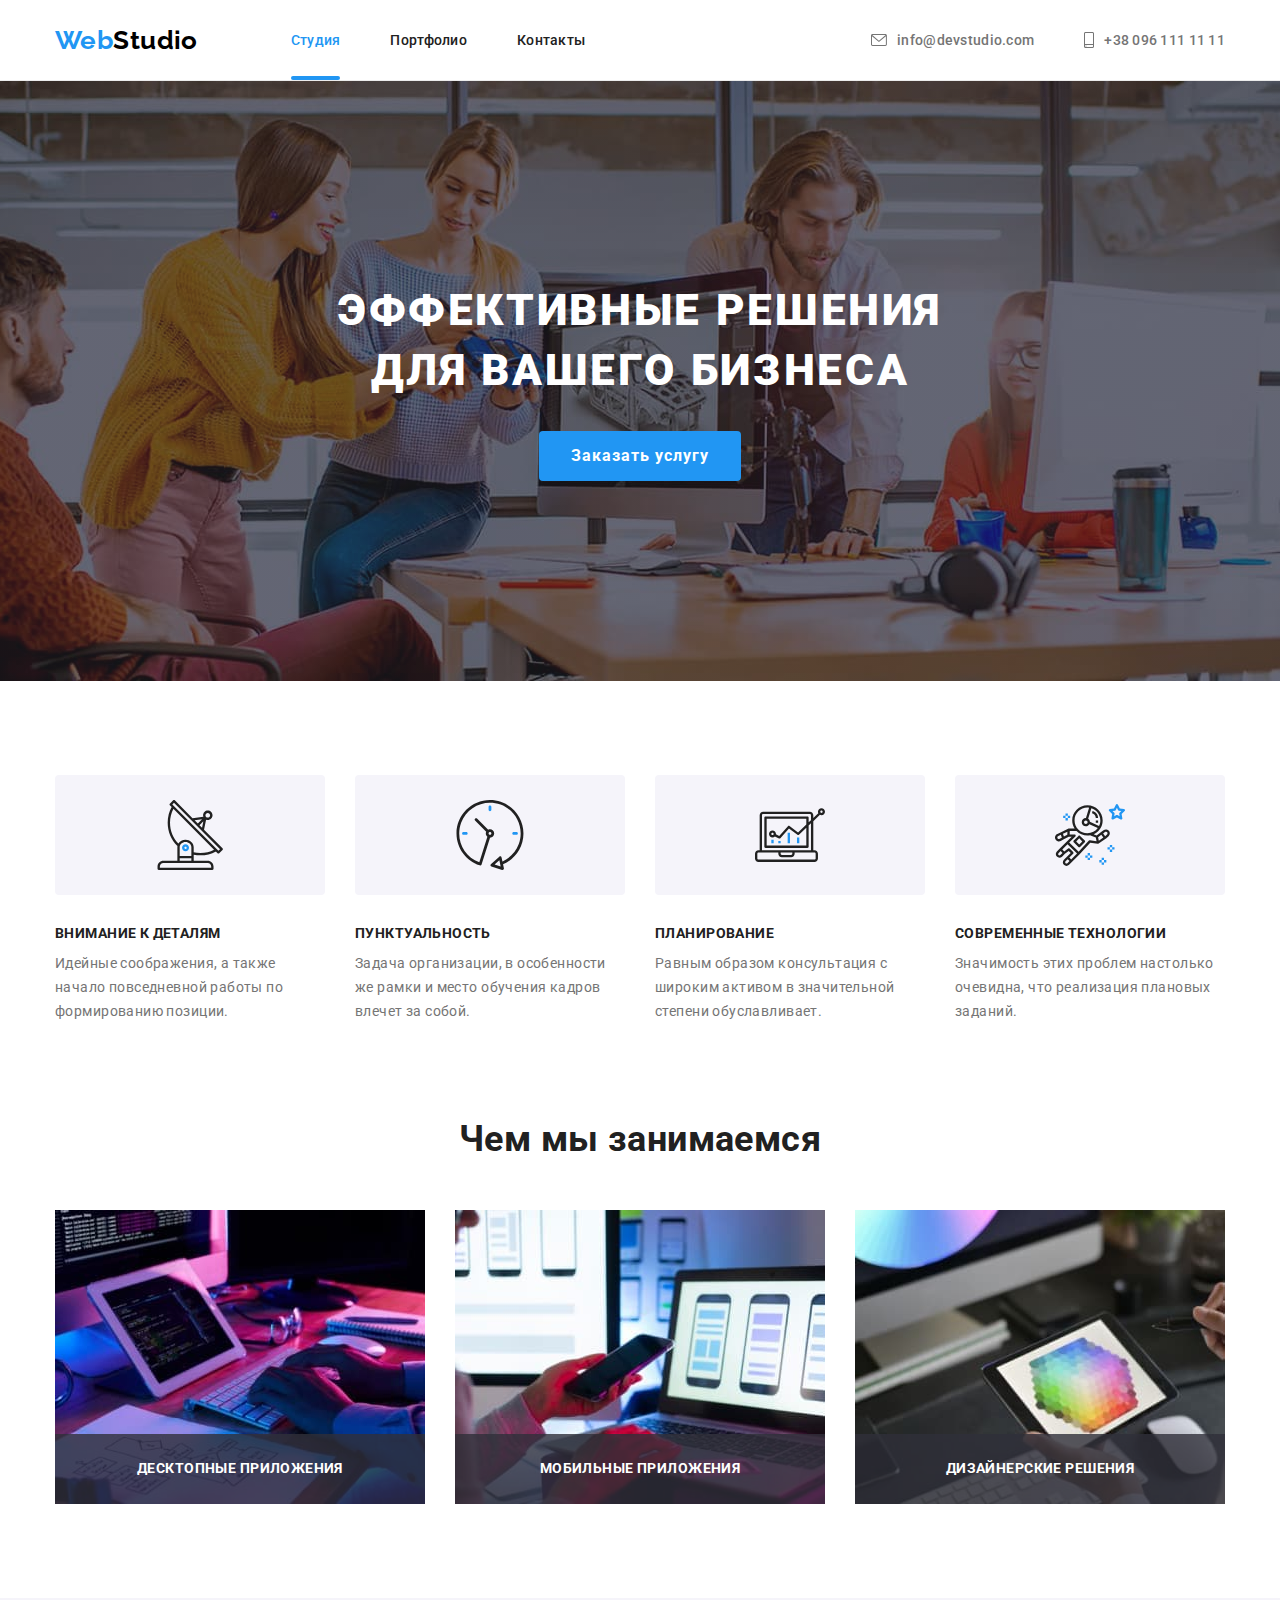
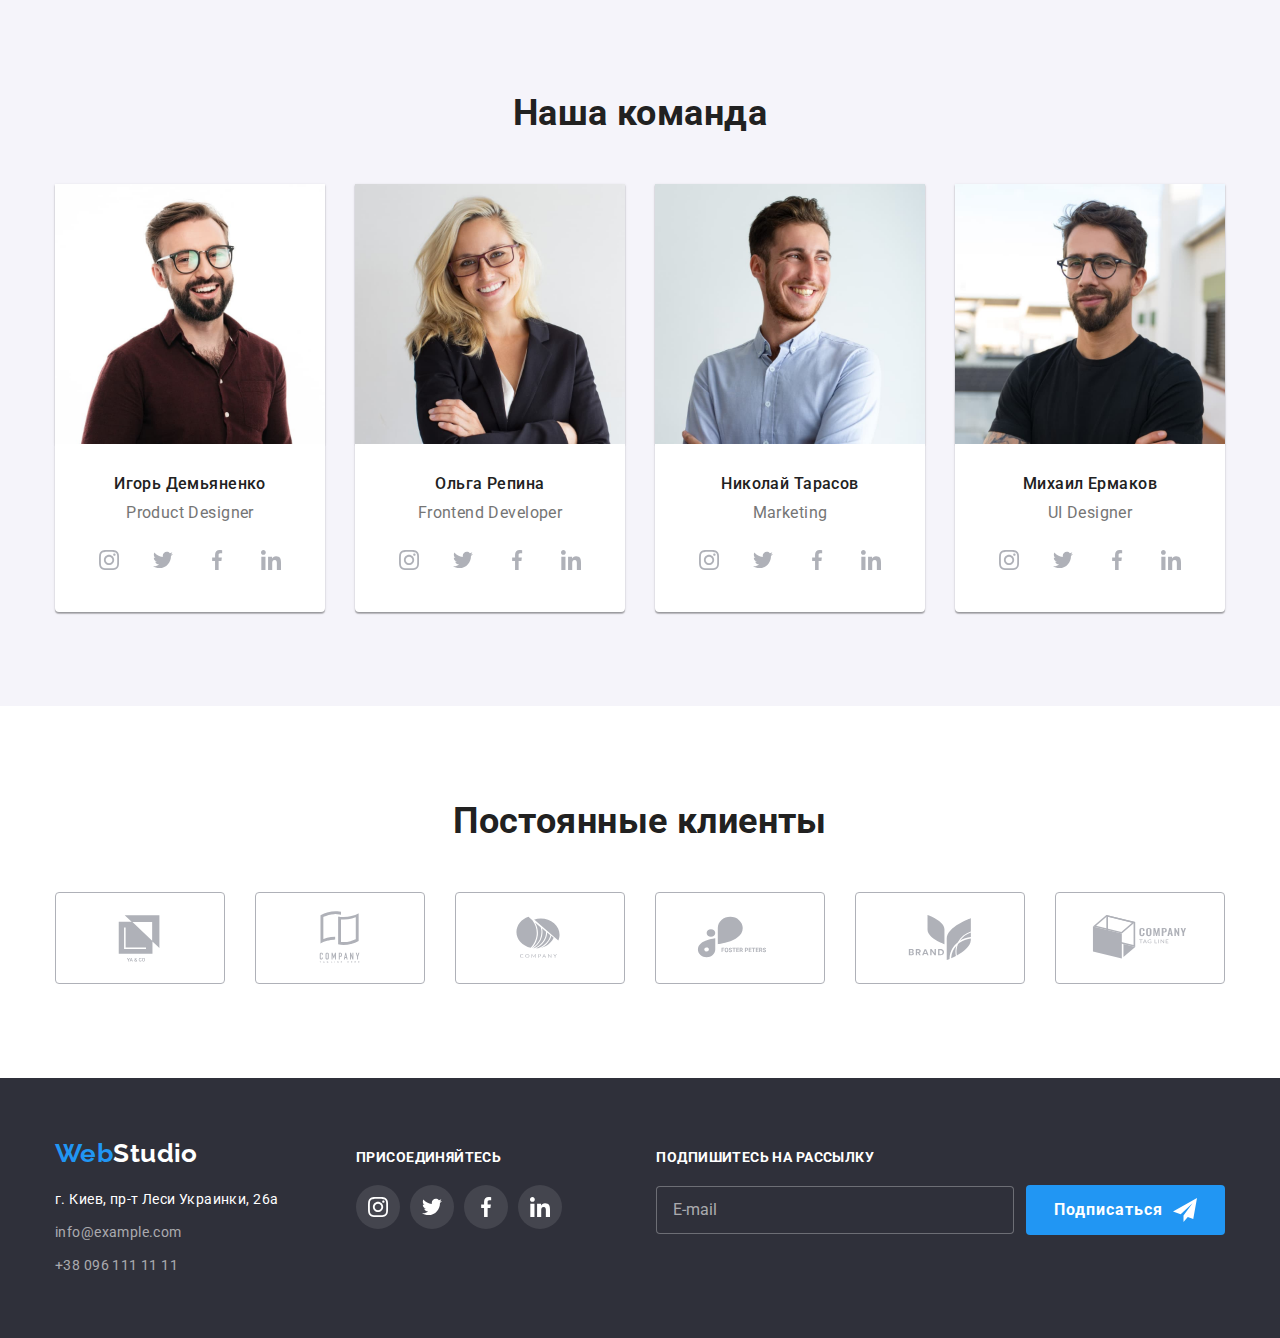
<file: index.html>
<!DOCTYPE html>
<html lang="ru">
  <head>
    <meta charset="UTF-8" />
    <meta http-equiv="X-UA-Compatible" content="IE=edge" />
    <meta name="viewport" content="width=device-width, initial-scale=1.0" />

    <title>Document</title>

    <link rel="preconnect" href="https://fonts.googleapis.com" />
    <link rel="preconnect" href="https://fonts.gstatic.com" crossorigin />
    <link
      href="https://fonts.googleapis.com/css2?family=Raleway:wght@700&family=Roboto:wght@400;500;700;900&display=swap"
      rel="stylesheet"
    />
    <link
      rel="stylesheet"
      href="https://cdnjs.cloudflare.com/ajax/libs/modern-normalize/1.1.0/modern-normalize.min.css"
    />
    <link rel="stylesheet" href="./css/styles.css" />
  </head>

  <body>
    <!-- !Шапка -->

    <header class="header">
      <div class="container main-nav flex">
        <nav class="container-nav flex">
          <a class="logo" href="./index.html">Web<span class="logo-dark">Studio</span></a>

          <ul class="nav">
            <li class="nav-item">
              <a class="nav-link current" href="./index.html">Студия</a>
            </li>
            <li class="nav-item"><a class="nav-link" href="./portfolio.html">Портфолио</a></li>
            <li class="nav-item"><a class="nav-link" href="">Контакты</a></li>
          </ul>
        </nav>

        <ul class="contact">
          <li class="contact-item flex">
            <a class="contact-link flex" href="mailto:info@devstudio.com">
              <svg class="contact-icon" width="16px" height="12px">
                <use href="./imeges/icons.svg#icon-envelope"></use>
              </svg>
              info@devstudio.com</a
            >
          </li>
          <li class="contact-item flex">
            <a class="contact-link flex" href="tel:+380961111111">
              <svg class="contact-icon" width="10px" height="16px">
                <use href="./imeges/icons.svg#icon-smartphone"></use>
              </svg>
              +38 096 111 11 11</a
            >
          </li>
        </ul>
      </div>
    </header>

    <main>
      <!-- !Герой -->

      <section class="hero">
        <div class="container">
          <h1 class="title">Эффективные решения для вашего бизнеса</h1>
          <button class="btn-main btn-style btn" type="button" data-modal-open>
            Заказать услугу
          </button>
        </div>
      </section>

      <!-- !Список качеств-->
      <section class="section">
        <div class="container">
          <h2 class="visually-hidden">Список качеств</h2>
          <ul class="qualities-list">
            <li class="qualities-item">
              <div class="qualities-img flex">
                <svg class="qualities-icon" width="70px" height="70px">
                  <use href="./imeges/icons.svg#icon-lamp"></use>
                </svg>
              </div>
              <h3 class="qualities-title">Внимание к деталям</h3>
              <p class="qualities-text">
                Идейные соображения, а также начало повседневной работы по формированию позиции.
              </p>
            </li>
            <li class="qualities-item">
              <div class="qualities-img flex">
                <svg class="qualities-icon" width="70px" height="70px">
                  <use href="./imeges/icons.svg#icon-clock"></use>
                </svg>
              </div>
              <h3 class="qualities-title">Пунктуальность</h3>
              <p class="qualities-text">
                Задача организации, в особенности же рамки и место обучения кадров влечет за собой.
              </p>
            </li>
            <li class="qualities-item">
              <div class="qualities-img flex">
                <svg class="qualities-icon" width="70px" height="70px">
                  <use href="./imeges/icons.svg#icon-comp"></use>
                </svg>
              </div>
              <h3 class="qualities-title">Планирование</h3>
              <p class="qualities-text">
                Равным образом консультация с широким активом в значительной степени обуславливает.
              </p>
            </li>
            <li class="qualities-item">
              <div class="qualities-img flex">
                <svg class="qualities-icon" width="70px" height="70px">
                  <use href="./imeges/icons.svg#icon-cosmo"></use>
                </svg>
              </div>
              <h3 class="qualities-title">Современные технологии</h3>
              <p class="qualities-text">
                Значимость этих проблем настолько очевидна, что реализация плановых заданий.
              </p>
            </li>
          </ul>
        </div>
      </section>

      <!-- !Список примеров -->

      <section class="section none">
        <div class="container">
          <h2 class="examples-title">Чем мы занимаемся</h2>
          <ul class="examples">
            <li class="examples-pict">
              <img src="./imeges/img1.jpg" alt="work computer" width="370" />
              <h3 class="thumb-title flex">Десктопные приложения</h3>
            </li>
            <li class="examples-pict">
              <img src="./imeges/img2.jpg" alt="work phone" width="370" />

              <h3 class="thumb-title flex">Мобильные приложения</h3>
            </li>
            <li class="examples-pict">
              <img src="./imeges/img3.jpg" alt="work tab" width="370" />

              <h3 class="thumb-title flex">Дизайнерские решения</h3>
            </li>
          </ul>
        </div>
      </section>

      <!-- !Наша команда -->
      <section class="section background">
        <div class="container">
          <h2 class="team-title">Наша команда</h2>

          <ul class="team">
            <li class="team-box">
              <img class="shadow" src="./imeges/foto1.jpg" alt="Product Designer" width="270" />
              <div class="box-name">
                <h3 class="team-name">Игорь Демьяненко</h3>
                <p lang="en" class="team-proff">Product Designer</p>
                <ul class="team-social-list">
                  <li class="team-social-item">
                    <a href="" class="team-link social">
                      <svg class="team-social-icon" width="20" height="20">
                        <use href="./imeges/icons.svg#icon-instagram"></use>
                      </svg>
                    </a>
                  </li>
                  <li class="team-social-item">
                    <a href="" class="team-link social">
                      <svg class="team-social-icon" width="20" height="20">
                        <use href="./imeges/icons.svg#icon-twitter"></use>
                      </svg>
                    </a>
                  </li>
                  <li class="team-social-item">
                    <a href="" class="team-link social">
                      <svg class="team-social-icon" width="20" height="20">
                        <use href="./imeges/icons.svg#icon-facebook"></use>
                      </svg>
                    </a>
                  </li>
                  <li class="team-social-item">
                    <a href="" class="team-link social">
                      <svg class="team-social-icon" width="20" height="20">
                        <use href="./imeges/icons.svg#icon-linkedin"></use>
                      </svg>
                    </a>
                  </li>
                </ul>
              </div>
            </li>

            <li class="team-box">
              <img class="shadow" src="./imeges/foto2.jpg" alt="Frontend Developer" width="270" />
              <div class="box-name">
                <h3 class="team-name">Ольга Репина</h3>
                <p lang="en" class="team-proff">Frontend Developer</p>
                <ul class="team-social-list">
                  <li class="team-social-item">
                    <a href="" class="team-link social">
                      <svg class="team-social-icon" width="20" height="20">
                        <use href="./imeges/icons.svg#icon-instagram"></use>
                      </svg>
                    </a>
                  </li>
                  <li class="team-social-item">
                    <a href="" class="team-link social">
                      <svg class="team-social-icon" width="20" height="20">
                        <use href="./imeges/icons.svg#icon-twitter"></use>
                      </svg>
                    </a>
                  </li>
                  <li class="team-social-item">
                    <a href="" class="team-link social">
                      <svg class="team-social-icon" width="20" height="20">
                        <use href="./imeges/icons.svg#icon-facebook"></use>
                      </svg>
                    </a>
                  </li>
                  <li class="team-social-item">
                    <a href="" class="team-link social">
                      <svg class="team-social-icon" width="20" height="20">
                        <use href="./imeges/icons.svg#icon-linkedin"></use>
                      </svg>
                    </a>
                  </li>
                </ul>
              </div>
            </li>

            <li class="team-box">
              <img class="shadow" src="./imeges/foto3.jpg" alt="Marketing" width="270" />
              <div class="box-name">
                <h3 class="team-name">Николай Тарасов</h3>
                <p lang="en" class="team-proff">Marketing</p>
                <ul class="team-social-list">
                  <li class="team-social-item">
                    <a href="" class="team-link social">
                      <svg class="team-social-icon" width="20" height="20">
                        <use href="./imeges/icons.svg#icon-instagram"></use>
                      </svg>
                    </a>
                  </li>
                  <li class="team-social-item">
                    <a href="" class="team-link social">
                      <svg class="team-social-icon" width="20" height="20">
                        <use href="./imeges/icons.svg#icon-twitter"></use>
                      </svg>
                    </a>
                  </li>
                  <li class="team-social-item">
                    <a href="" class="team-link social">
                      <svg class="team-social-icon" width="20" height="20">
                        <use href="./imeges/icons.svg#icon-facebook"></use>
                      </svg>
                    </a>
                  </li>
                  <li class="team-social-item">
                    <a href="" class="team-link social">
                      <svg class="team-social-icon" width="20" height="20">
                        <use href="./imeges/icons.svg#icon-linkedin"></use>
                      </svg>
                    </a>
                  </li>
                </ul>
              </div>
            </li>

            <li class="team-box">
              <img class="shadow" src="./imeges/foto4.jpg" alt="UI Designer" width="270" />
              <div class="box-name">
                <h3 class="team-name">Михаил Ермаков</h3>
                <p lang="en" class="team-proff">UI Designer</p>
                <ul class="team-social-list">
                  <li class="team-social-item">
                    <a href="" class="team-link social">
                      <svg class="team-social-icon" width="20" height="20">
                        <use href="./imeges/icons.svg#icon-instagram"></use>
                      </svg>
                    </a>
                  </li>
                  <li class="team-social-item">
                    <a href="" class="team-link social">
                      <svg class="team-social-icon" width="20" height="20">
                        <use href="./imeges/icons.svg#icon-twitter"></use>
                      </svg>
                    </a>
                  </li>
                  <li class="team-social-item">
                    <a href="" class="team-link social">
                      <svg class="team-social-icon" width="20" height="20">
                        <use href="./imeges/icons.svg#icon-facebook"></use>
                      </svg>
                    </a>
                  </li>
                  <li class="team-social-item">
                    <a href="" class="team-link social">
                      <svg class="team-social-icon" width="20" height="20">
                        <use href="./imeges/icons.svg#icon-linkedin"></use>
                      </svg>
                    </a>
                  </li>
                </ul>
              </div>
            </li>
          </ul>
        </div>
      </section>

      <section class="section">
        <div class="container">
          <h2 class="client-title">Постоянные клиенты</h2>
          <ul class="client-list">
            <li class="client-item">
              <a href="" class="client-link flex">
                <svg class="client-icon" width="106" height="60">
                  <use href="./imeges/icons.svg#icon-LogoY"></use>
                </svg>
              </a>
            </li>
            <li class="client-item">
              <a href="" class="client-link flex">
                <svg class="client-icon" width="106" height="60">
                  <use href="./imeges/icons.svg#icon-LogoTigLine"></use>
                </svg>
              </a>
            </li>
            <li class="client-item">
              <a href="" class="client-link flex">
                <svg class="client-icon" width="106" height="60">
                  <use href="./imeges/icons.svg#icon-Logocompany"></use>
                </svg>
              </a>
            </li>
            <li class="client-item">
              <a href="" class="client-link flex">
                <svg class="client-icon" width="106" height="60">
                  <use href="./imeges/icons.svg#icon-Logofoster"></use>
                </svg>
              </a>
            </li>
            <li class="client-item">
              <a href="" class="client-link flex">
                <svg class="client-icon" width="106" height="60">
                  <use href="./imeges/icons.svg#icon-Logobrand"></use>
                </svg>
              </a>
            </li>
            <li class="client-item">
              <a href="" class="client-link flex">
                <svg class="client-icon" width="106" height="60">
                  <use href="./imeges/icons.svg#icon-Logocub"></use>
                </svg>
              </a>
            </li>
          </ul>
        </div>
      </section>
    </main>

    <!--!footer -->
    <footer class="footer">
      <div class="container flex-footer">
        <div class="address-footer">
          <a class="logo" href="./index.html">Web<span class="logo-light">Studio</span></a>

          <address class="main-address">
            <ul class="address">
              <li class="map-item">
                <a
                  class="map-link"
                  href="https://goo.gl/maps/Zfk1go88PQ9JeGADA"
                  target="_blank"
                  rel="noopener noreferrer"
                  >г. Киев, пр-т Леси Украинки, 26a</a
                >
              </li>
              <li class="address-item">
                <a class="address-link" href="mailto:info@example.com">info@example.com</a>
              </li>
              <li class="address-item">
                <a class="address-link" href="tel:+380961111111">+38 096 111 11 11</a>
              </li>
            </ul>
          </address>
        </div>

        <div class="social-footer">
          <h3 class="footer-social-title">Присоединяйтесь</h3>
          <ul class="footer-social-list">
            <li class="footer-social-item">
              <a href="" class="footer-link social">
                <svg class="team-social-icon" width="20" height="20">
                  <use href="./imeges/icons.svg#icon-instagram"></use>
                </svg>
              </a>
            </li>
            <li class="footer-social-item">
              <a href="" class="footer-link social">
                <svg class="team-social-icon" width="20" height="20">
                  <use href="./imeges/icons.svg#icon-twitter"></use>
                </svg>
              </a>
            </li>
            <li class="footer-social-item">
              <a href="" class="footer-link social">
                <svg class="team-social-icon" width="20" height="20">
                  <use href="./imeges/icons.svg#icon-facebook"></use>
                </svg>
              </a>
            </li>
            <li class="footer-social-item">
              <a href="" class="footer-link social">
                <svg class="team-social-icon" width="20" height="20">
                  <use href="./imeges/icons.svg#icon-linkedin"></use>
                </svg>
              </a>
            </li>
          </ul>
        </div>

        <form class="footer-form" autocomplete="off">
          <h2 class="footer-form-title">Подпишитесь на рассылку</h2>
          <div class="footer-form-wrap flex">
            <label for="mail">
              <input class="footer-form-input" type="email" name="mail" placeholder="E-mail" />
            </label>

            <button class="btn-footer btn-style btn flex" type="submit">
              Подписаться
              <svg class="btn-footer-icon" width="24" height="24">
                <use href="./imeges/icons.svg#icon-icon-send"></use>
              </svg>
            </button>
          </div>
        </form>
      </div>
    </footer>

    <div class="backdrop is-hidden" data-modal>
      <div class="modal">
        <button class="button-modal flex" data-modal-close>
          <svg class="team-social-icon" width="18" height="18">
            <use href="./imeges/icons.svg#icon-close-black"></use>
          </svg>
        </button>

        <form class="modal-form" autocomplete="off">
          <h2 class="form-title">Оставьте свои данные, мы вам перезвоним</h2>

          <label class="form-label"
            >Имя
            <input class="form-input" type="text" name="name" />
            <svg class="form-icon" width="18" height="18">
              <use href="./imeges/icons.svg#icon-name"></use>
            </svg>
          </label>

          <label class="form-label"
            >Телефон
            <input class="form-input" type="tel" name="tel" />
            <svg class="form-icon" width="18" height="18">
              <use href="./imeges/icons.svg#icon-phone"></use>
            </svg>
          </label>

          <label class="form-label"
            >Почта
            <input class="form-input" type="email" name="mail" />
            <svg class="form-icon" width="18" height="18">
              <use href="./imeges/icons.svg#icon-mail"></use>
            </svg>
          </label>

          <label class="form-label"
            >Комментарий
            <textarea
              class="form-input comment"
              name="comment"
              rows="10"
              placeholder="Введите текст"
            ></textarea>
          </label>

          <label class="form-label-checkbox">
            <input class="form-input-checkbox" type="checkbox" name="policy" value="policy" />
            <svg class="checkbox-icon" width="11" height="8">
              <use href="./imeges/icons.svg#icon-Vector"></use>
            </svg>
            Соглашаюсь с рассылкой и принимаю <a href="" class="form-item">Условия договора</a>
          </label>

          <div class="btn-wrap">
            <button class="button-send btn-style btn" type="submit">Отправить</button>
          </div>
        </form>
      </div>
    </div>
    <script src="./modal.js"></script>
  </body>
</html>
</file>
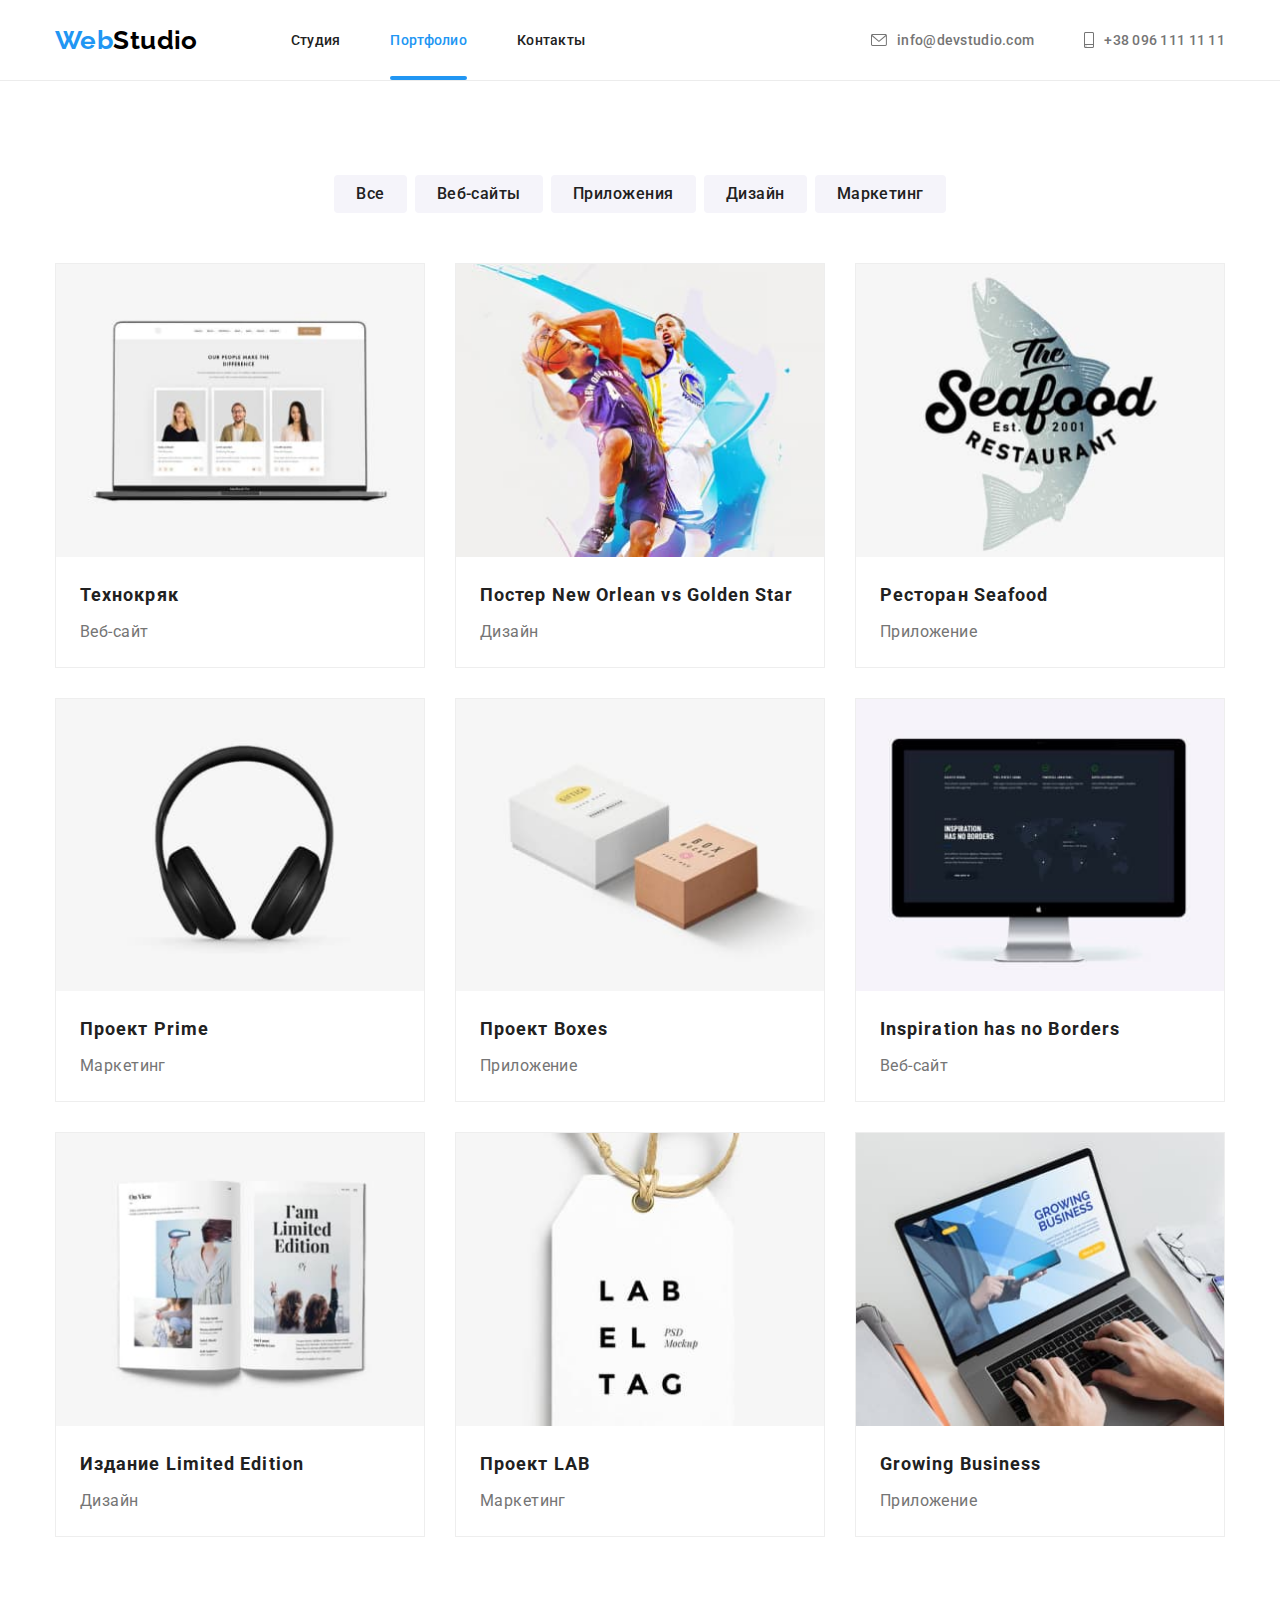
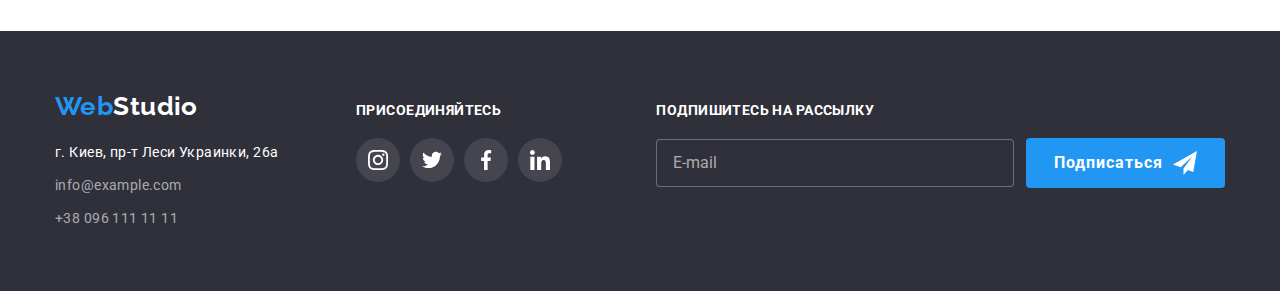
<file: portfolio.html>
<!DOCTYPE html>
<html lang="ru">
  <head>
    <meta charset="UTF-8" />
    <meta http-equiv="X-UA-Compatible" content="IE=edge" />
    <meta name="viewport" content="width=device-width, initial-scale=1.0" />

    <title>Document</title>

    <link rel="preconnect" href="https://fonts.googleapis.com" />
    <link rel="preconnect" href="https://fonts.gstatic.com" crossorigin />
    <link
      href="https://fonts.googleapis.com/css2?family=Raleway:wght@700&family=Roboto:wght@400;500;700;900&display=swap"
      rel="stylesheet"
    />
    <link
      rel="stylesheet"
      href="https://cdnjs.cloudflare.com/ajax/libs/modern-normalize/1.1.0/modern-normalize.min.css"
    />
    <link rel="stylesheet" href="./css/styles.css" />
  </head>

  <body>
    <!-- !Шапка -->

    <header class="header">
      <div class="container main-nav flex">
        <nav class="container-nav flex">
          <a class="logo" href="./index.html">Web<span class="logo-dark">Studio</span></a>

          <ul class="nav">
            <li class="nav-item">
              <a class="nav-link" href="./index.html">Студия</a>
            </li>
            <li class="nav-item">
              <a class="nav-link current" href="./portfolio.html">Портфолио</a>
            </li>
            <li class="nav-item"><a class="nav-link" href="">Контакты</a></li>
          </ul>
        </nav>

        <ul class="contact">
          <li class="contact-item flex">
            <a class="contact-link flex" href="mailto:info@devstudio.com">
              <svg class="contact-icon" width="16px" height="12px">
                <use href="./imeges/icons.svg#icon-envelope"></use>
              </svg>
              info@devstudio.com</a
            >
          </li>
          <li class="contact-item flex">
            <a class="contact-link flex" href="tel:+380961111111">
              <svg class="contact-icon" width="10px" height="16px">
                <use href="./imeges/icons.svg#icon-smartphone"></use>
              </svg>
              +38 096 111 11 11</a
            >
          </li>
        </ul>
      </div>
    </header>

    <main>
      <!-- !Portfolio -->
      <section class="section">
        <div class="container">
          <h1 class="visually-hidden">Portfolio</h1>
          <ul class="btn-list">
            <li class="btn-item">
              <button class="btn-portfolio btn" type="button">Все</button>
            </li>
            <li class="btn-item">
              <button class="btn-portfolio btn" type="button">Веб-сайты</button>
            </li>
            <li class="btn-item">
              <button class="btn-portfolio btn" type="button">Приложения</button>
            </li>
            <li class="btn-item">
              <button class="btn-portfolio btn" type="button">Дизайн</button>
            </li>
            <li class="btn-item">
              <button class="btn-portfolio btn" type="button">Маркетинг</button>
            </li>
          </ul>

          <ul class="pictures">
            <li class="pictures-li">
              <a href="" class="pictures-link">
                <div class="pictures-thumb">
                  <img src="./imeges/tehnokryak.jpg" alt="tehnokryak" width="370" />
                  <div class="pictures-overlay">
                    <p class="pictures-text">
                      Технокряк это современная площадка распространения коронавируса. Компании
                      используют эту платформу для цифрового шпионажа и атак на защищённые сервера
                      конкурентов.
                    </p>
                  </div>
                </div>
                <div class="pictures-box">
                  <h2 class="title-project">Технокряк</h2>
                  <p class="text-project">Веб-сайт</p>
                </div>
              </a>
            </li>

            <li class="pictures-li">
              <a href="" class="pictures-link">
                <div class="pictures-thumb">
                  <img src="./imeges/poster.jpg" alt="poster" width="370" />
                  <div class="pictures-overlay">
                    <p class="pictures-text">
                      Технокряк это современная площадка распространения коронавируса. Компании
                      используют эту платформу для цифрового шпионажа и атак на защищённые сервера
                      конкурентов.
                    </p>
                  </div>
                </div>
                <div class="pictures-box">
                  <h2 class="title-project">Постер New Orlean vs Golden Star</h2>
                  <p class="text-project">Дизайн</p>
                </div>
              </a>
            </li>

            <li class="pictures-li">
              <a href="" class="pictures-link">
                <div class="pictures-thumb">
                  <img src="./imeges/seafood.jpg" alt="seafood" width="370" />
                  <div class="pictures-overlay">
                    <p class="pictures-text">
                      Технокряк это современная площадка распространения коронавируса. Компании
                      используют эту платформу для цифрового шпионажа и атак на защищённые сервера
                      конкурентов.
                    </p>
                  </div>
                </div>
                <div class="pictures-box">
                  <h2 class="title-project">Ресторан Seafood</h2>
                  <p class="text-project">Приложение</p>
                </div>
              </a>
            </li>

            <li class="pictures-li">
              <a href="" class="pictures-link">
                <div class="pictures-thumb">
                  <img src="./imeges/prime.jpg" alt="prime" width="370" />
                  <div class="pictures-overlay">
                    <p class="pictures-text">
                      Технокряк это современная площадка распространения коронавируса. Компании
                      используют эту платформу для цифрового шпионажа и атак на защищённые сервера
                      конкурентов.
                    </p>
                  </div>
                </div>
                <div class="pictures-box">
                  <h2 class="title-project">Проект Prime</h2>
                  <p class="text-project">Маркетинг</p>
                </div>
              </a>
            </li>

            <li class="pictures-li">
              <a href="" class="pictures-link">
                <div class="pictures-thumb">
                  <img src="./imeges/boxes.jpg" alt="boxes" width="370" />
                  <div class="pictures-overlay">
                    <p class="pictures-text">
                      Технокряк это современная площадка распространения коронавируса. Компании
                      используют эту платформу для цифрового шпионажа и атак на защищённые сервера
                      конкурентов.
                    </p>
                  </div>
                </div>
                <div class="pictures-box">
                  <h2 class="title-project">Проект Boxes</h2>
                  <p class="text-project">Приложение</p>
                </div>
              </a>
            </li>

            <li class="pictures-li">
              <a href="" class="pictures-link">
                <div class="pictures-thumb">
                  <img src="./imeges/inspiration.jpg" alt="inspiration" width="370" />
                  <div class="pictures-overlay">
                    <p class="pictures-text">
                      Технокряк это современная площадка распространения коронавируса. Компании
                      используют эту платформу для цифрового шпионажа и атак на защищённые сервера
                      конкурентов.
                    </p>
                  </div>
                </div>
                <div class="pictures-box">
                  <h2 class="title-project">Inspiration has no Borders</h2>
                  <p class="text-project">Веб-сайт</p>
                </div>
              </a>
            </li>

            <li class="pictures-li">
              <a href="" class="pictures-link">
                <div class="pictures-thumb">
                  <img src="./imeges/limited.jpg" alt="limited" width="370" />
                  <div class="pictures-overlay">
                    <p class="pictures-text">
                      Технокряк это современная площадка распространения коронавируса. Компании
                      используют эту платформу для цифрового шпионажа и атак на защищённые сервера
                      конкурентов.
                    </p>
                  </div>
                </div>
                <div class="pictures-box">
                  <h2 class="title-project">Издание Limited Edition</h2>
                  <p class="text-project">Дизайн</p>
                </div>
              </a>
            </li>

            <li class="pictures-li">
              <a href="" class="pictures-link">
                <div class="pictures-thumb">
                  <img src="./imeges/lab.jpg" alt="lab" width="370" />
                  <div class="pictures-overlay">
                    <p class="pictures-text">
                      Технокряк это современная площадка распространения коронавируса. Компании
                      используют эту платформу для цифрового шпионажа и атак на защищённые сервера
                      конкурентов.
                    </p>
                  </div>
                </div>
                <div class="pictures-box">
                  <h2 class="title-project">Проект LAB</h2>
                  <p class="text-project">Маркетинг</p>
                </div>
              </a>
            </li>

            <li class="pictures-li">
              <a href="" class="pictures-link">
                <div class="pictures-thumb">
                  <img src="./imeges/business.jpg" alt="business" width="370" />
                  <div class="pictures-overlay">
                    <p class="pictures-text">
                      Технокряк это современная площадка распространения коронавируса. Компании
                      используют эту платформу для цифрового шпионажа и атак на защищённые сервера
                      конкурентов.
                    </p>
                  </div>
                </div>
                <div class="pictures-box">
                  <h2 class="title-project">Growing Business</h2>
                  <p class="text-project">Приложение</p>
                </div>
              </a>
            </li>
          </ul>
        </div>
      </section>
    </main>

    <!--!footer -->
    <footer class="footer">
      <div class="container flex-footer">
        <div class="address-footer">
          <a class="logo" href="./index.html">Web<span class="logo-light">Studio</span></a>

          <address class="main-address">
            <ul class="address">
              <li class="map-item">
                <a
                  class="map-link"
                  href="https://goo.gl/maps/Zfk1go88PQ9JeGADA"
                  target="_blank"
                  rel="noopener noreferrer"
                  >г. Киев, пр-т Леси Украинки, 26a</a
                >
              </li>
              <li class="address-item">
                <a class="address-link" href="mailto:info@example.com">info@example.com</a>
              </li>
              <li class="address-item">
                <a class="address-link" href="tel:+380961111111">+38 096 111 11 11</a>
              </li>
            </ul>
          </address>
        </div>

        <div class="social-footer">
          <h3 class="footer-social-title">Присоединяйтесь</h3>
          <ul class="footer-social-list">
            <li class="footer-social-item">
              <a href="" class="footer-link social">
                <svg class="team-social-icon" width="20" height="20">
                  <use href="./imeges/icons.svg#icon-instagram"></use>
                </svg>
              </a>
            </li>
            <li class="footer-social-item">
              <a href="" class="footer-link social">
                <svg class="team-social-icon" width="20" height="20">
                  <use href="./imeges/icons.svg#icon-twitter"></use>
                </svg>
              </a>
            </li>
            <li class="footer-social-item">
              <a href="" class="footer-link social">
                <svg class="team-social-icon" width="20" height="20">
                  <use href="./imeges/icons.svg#icon-facebook"></use>
                </svg>
              </a>
            </li>
            <li class="footer-social-item">
              <a href="" class="footer-link social">
                <svg class="team-social-icon" width="20" height="20">
                  <use href="./imeges/icons.svg#icon-linkedin"></use>
                </svg>
              </a>
            </li>
          </ul>
        </div>

        <form class="footer-form" autocomplete="off">
          <h2 class="footer-form-title">Подпишитесь на рассылку</h2>
          <div class="footer-form-wrap flex">
            <label for="mail">
              <input class="footer-form-input" type="email" name="mail" placeholder="E-mail" />
            </label>

            <button class="btn-footer btn-style btn flex" type="submit">
              Подписаться
              <svg class="btn-footer-icon" width="24" height="24">
                <use href="./imeges/icons.svg#icon-icon-send"></use>
              </svg>
            </button>
          </div>
        </form>
      </div>
    </footer>
  </body>
</html>
</file>
<file: css/styles.css>
:root {
  --main-text-color: #757575;
  --second-text-color: #212121;
  --accent-text-color: #2196f3;
  --white-text-color: #ffffff;
  --background-box-dark: #2f303a;
  --background-box-light: #f5f4fa;
  --margin-cards-thirty: 30px;
  --color-icon-main: #afb1b8;
  --timing-function: cubic-bezier(0.4, 0, 0.2, 1);
}

html {
  box-sizing: border-box;
}

button {
  cursor: pointer;
}

body {
  font-family: 'Roboto', 'sans-serif';
  color: var(--main-text-color);
  background-color: var(--white-text-color);
  font-size: 14px;
  line-height: 1.17;
  letter-spacing: 0.03em;
}

img {
  display: block;
  height: auto;
  max-width: 100%;
}

p,
h1,
h2,
h3 {
  margin: 0;
}

a {
  text-decoration: none;
}

ul {
  list-style: none;
  padding: 0;
  margin: 0;
}

.container {
  width: 1200px;
  padding-left: 15px;
  padding-right: 15px;
  margin-left: auto;
  margin-right: auto;
}

.section {
  padding-top: 94px;
  padding-bottom: 94px;
}

.btn {
  display: inline-block;
  border-radius: 4px;
  border: transparent;
  font-size: 16px;
}
.btn-style {
  color: var(--white-text-color);
  background-color: var(--accent-text-color);
  font-weight: 700;
  line-height: 1.87;
  letter-spacing: 0.06em;
  transition: background-color 250ms var(--timing-function), box-shadow 250ms var(--timing-function);
}

.social {
  width: 44px;
  height: 44px;
  display: flex;
  justify-content: center;
  align-items: center;
  border-radius: 50%;
}

.flex {
  display: flex;
  align-items: center;
}

/* !header */
.header {
  border-bottom: 1px solid #ececec;
}

.nav {
  display: flex;
  margin-left: 93px;
}

.nav-item:not(:last-child) {
  margin-right: 50px;
}

.nav-link {
  display: block;
  padding-top: 32px;
  padding-bottom: 32px;
  color: var(--second-text-color);
  font-weight: 500;
  letter-spacing: 0.02em;
  transition: color 250ms var(--timing-function);
}

.logo {
  color: var(--accent-text-color);
  font-family: 'Raleway', 'sans-serif';
  font-weight: 700;
  font-size: 26px;
}

.logo-dark {
  color: #000000;
}
.contact {
  display: flex;
  margin-left: auto;
}

.contact .contact-item + .contact-item {
  margin-left: 50px;
}

.contact-item {
  flex-direction: row-reverse;
}

.contact-link {
  font-weight: 500;
  letter-spacing: 0.02em;
  color: var(--main-text-color);
  transition: color 250ms var(--timing-function);
}

.contact-icon {
  fill: currentColor;
  margin-right: 10px;
}

.nav-link:focus,
.nav-link:hover,
.contact-link:focus,
.contact-link:hover {
  color: var(--accent-text-color);
}

.current {
  position: relative;
  color: var(--accent-text-color);
}

.current::after {
  position: absolute;
  content: '';
  left: 0;
  bottom: 0;
  width: 100%;
  height: 4px;
  border-radius: 2px;
  background-color: var(--accent-text-color);
}

/* !Hero index*/
.hero {
  max-width: 1600px;
  height: 600px;
  background-image: linear-gradient(to right, rgba(47, 48, 58, 0.4), rgba(47, 48, 58, 0.4)),
    url(../imeges/offise.jpg);
  padding-top: 200px;
  padding-bottom: 200px;
  margin-left: auto;
  margin-right: auto;
  text-align: center;
  background-repeat: no-repeat;
  background-size: cover;
  background-position: center;
}

.title {
  width: 700px;
  margin-left: auto;
  margin-right: auto;
  margin-bottom: var(--margin-cards-thirty);
  color: var(--white-text-color);
  font-size: 44px;
  font-weight: 900;
  line-height: 1.36;
  letter-spacing: 0.06em;
  text-transform: uppercase;
}

.btn-main {
  padding: 10px 32px;
}

.btn-main:focus,
.btn-main:hover {
  background-color: #188ce8;
  box-shadow: 0 4px 4px rgba(0, 0, 0, 0.15);
}

/* !main index*/

.visually-hidden {
  position: absolute;
  white-space: nowrap;
  width: 1px;
  height: 1px;
  overflow: hidden;
  border: 0;
  padding: 0;
  clip: rect(0 0 0 0);
  clip-path: inset(50%);
  margin: -1px;
}

.qualities-list {
  display: flex;
  flex-wrap: wrap;
}

.qualities-item {
  width: 270px;
  margin-right: var(--margin-cards-thirty);
}

.qualities-item:last-child {
  margin-right: 0;
}

.qualities-img {
  justify-content: center;
  height: 120px;
  border-radius: 4px;
  background-color: var(--background-box-light);
}

.qualities-title {
  margin-top: var(--margin-cards-thirty);
  margin-bottom: 10px;
  color: var(--second-text-color);
  font-size: 14px;
  text-transform: uppercase;
}

.qualities-text {
  line-height: 1.71;
}

.examples,
.team {
  display: flex;
  flex-wrap: wrap;
  margin-top: 50px;
}

.section.none {
  padding-top: 0;
}

.examples-pict {
  position: relative;
  width: calc ((100% - 60px) / 3);
  margin-right: var(--margin-cards-thirty);
}

.examples-pict:last-child {
  margin-right: 0;
}

.thumb-title {
  position: absolute;
  bottom: 0;
  left: 0;
  width: 100%;
  height: 70px;
  justify-content: center;
  font-size: 14px;
  text-transform: uppercase;
  color: var(--white-text-color);
  background-color: rgba(47, 48, 58, 0.8);
}

.section.background {
  background-color: var(--background-box-light);
}

.team-box {
  width: calc((100% - 90px) / 4);
  margin-right: var(--margin-cards-thirty);
}

.team-box:last-child {
  margin-right: 0;
}

.team-title,
.examples-title,
.client-title {
  color: var(--second-text-color);
  font-size: 36px;
  text-align: center;
}

.box-name {
  background-color: var(--white-text-color);
  padding-top: 30px;
  padding-bottom: 30px;
  border-radius: 0 0 4px 4px;
  box-shadow: 0px 2px 1px rgba(0, 0, 0, 0.2), 0px 1px 1px rgba(0, 0, 0, 0.14),
    0px 1px 3px rgba(0, 0, 0, 0.12);
}

.shadow {
  box-shadow: 0px 2px 1px rgba(0, 0, 0, 0.2), 0px 1px 1px rgba(0, 0, 0, 0.14),
    0px 1px 3px rgba(0, 0, 0, 0.12);
}

.team-name,
.team-proff {
  color: var(--second-text-color);
  font-size: 16px;
  font-weight: 500;
  line-height: 1.19;
  text-align: center;
}

.team-proff {
  margin-top: 10px;
  margin-bottom: 16px;
  font-weight: 400;
  color: var(--main-text-color);
}

.team-social-list {
  display: flex;
  justify-content: center;
}

.team-social-item + .team-social-item {
  margin-left: 10px;
}

.team-link {
  background-color: var(--white-text-color);
  color: var(--color-icon-main);
  transition: color 250ms var(--timing-function), background-color 250ms var(--timing-function);
}

.team-social-icon {
  fill: currentColor;
}

.team-link:hover,
.team-link:focus {
  background-color: var(--accent-text-color);
  color: var(--white-text-color);
}

.client-list {
  display: flex;
  margin-top: 50px;
}

.client-item + .client-item {
  margin-left: 30px;
}

.client-link {
  width: 170px;
  height: 92px;
  justify-content: center;
  border: 1px solid var(--color-icon-main);
  border-radius: 4px;
  color: var(--color-icon-main);
  background-color: var(--white-text-color);
  transition: color 250ms var(--timing-function), border-color 250ms var(--timing-function);
}

.client-icon {
  fill: currentColor;
}

.client-link:focus,
.client-link:hover {
  border-color: var(--accent-text-color);
  color: var(--accent-text-color);
}

/* !footer */
.footer {
  background-color: var(--background-box-dark);
  padding-top: 60px;
  padding-bottom: 60px;
}

.flex-footer {
  display: flex;
  align-items: baseline;
}

.address-footer {
  min-width: 231px;
  margin-right: 70px;
}

.main-address {
  margin-top: 20px;
}

.footer-social-list {
  display: flex;
}

.logo-light {
  color: var(--white-text-color);
}

.map-link {
  display: block;
  color: var(--white-text-color);
  font-style: normal;
  line-height: 1.71;
  transition: color 250ms var(--timing-function);
}

.address-item,
.map-item {
  padding-bottom: 9px;
}

.address-item:last-child {
  padding-bottom: 0;
}

.address-link {
  display: block;
  color: rgba(255, 255, 255, 0.6);
  font-style: normal;
  line-height: 1.71;
  transition: color 250ms var(--timing-function);
}

.map-link:focus,
.map-link:hover,
.address-link:focus,
.address-link:hover {
  color: var(--accent-text-color);
}

.footer-social-title,
.footer-form-title {
  margin-bottom: 20px;
  color: var(--white-text-color);
  font-size: 14px;
  text-transform: uppercase;
}

.footer-social-item + .footer-social-item {
  margin-left: 10px;
}

.footer-link {
  background-color: hsla(0, 0%, 100%, 0.1);
  color: var(--white-text-color);
  transition: background-color 250ms var(--timing-function);
}

.footer-link:hover,
.footer-link:focus {
  background-color: var(--accent-text-color);
}

.team-social-icon {
  fill: currentColor;
}

.footer-form {
  margin-left: auto;
}

.btn-footer {
  margin-left: 12px;
  padding: 10px 28px;
  color: var(--white-text-color);
  transition: background-color 250ms var(--timing-function), box-shadow 250ms var(--timing-function);
}

.btn-footer:focus,
.btn-footer:hover {
  background-color: #188ce8;
  box-shadow: 0 4px 4px rgba(0, 0, 0, 0.15);
}

.btn-footer-icon {
  fill: currentColor;
  margin-left: 10px;
}

.footer-form-input {
  width: 358px;
  margin: 0;
  padding: 15px 16px;
  border-radius: 4px;
  border: 1px solid rgba(255, 255, 255, 0.3);
  color: var(--white-text-color);
  background-color: var(--background-box-dark);
}

.footer-form-input::placeholder {
  font-size: 16px;
  line-height: 1.25;
  color: rgba(255, 255, 255, 0.6);
}

/* !portfolio main*/
.btn-list {
  display: flex;
  justify-content: center;
  margin-bottom: 50px;
}

.btn-item {
  margin-right: 8px;
}

.btn-item:last-child {
  margin-right: 0;
}

.btn-portfolio {
  padding: 6px 22px;
  color: var(--second-text-color);
  background-color: var(--background-box-light);
  font-weight: 500;
  line-height: 1.62;
  letter-spacing: 0.03em;
  transition: color 250ms var(--timing-function), background-color 250ms var(--timing-function),
    box-shadow 250ms var(--timing-function);
}

.btn-portfolio:focus,
.btn-portfolio:hover {
  color: var(--white-text-color);
  background-color: var(--accent-text-color);
  box-shadow: 0px 4px 4px rgba(0, 0, 0, 0.25);
}

.pictures {
  display: flex;
  flex-wrap: wrap;
  margin-top: calc(-1 * var(--margin-cards-thirty));
  margin-right: calc(-1 * var(--margin-cards-thirty));
}

.pictures-li {
  width: calc(100% / 3 - var(--margin-cards-thirty));
  margin-right: var(--margin-cards-thirty);
  margin-top: var(--margin-cards-thirty);
  border: 1px solid #eeeeee;
}

.pictures-link {
  display: block;
}

.pictures-link:hover,
.pictures-link:focus {
  box-shadow: 1px 4px 6px rgba(0, 0, 0, 0.16), 0px 4px 4px rgba(0, 0, 0, 0.06),
    0px 1px 1px rgba(0, 0, 0, 0.12);
  transition: box-shadow 250ms var(--timing-function);
}

.pictures-link:hover .pictures-overlay,
.pictures-link:focus .pictures-overlay {
  transform: translateY(0);
}

.pictures-thumb {
  position: relative;
  overflow: hidden;
}

.pictures-overlay {
  position: absolute;
  top: 0;
  left: 0;
  width: 100%;
  height: 100%;
  text-align: center;
  background-color: rgba(33, 150, 243, 0.9);
  transform: translateY(101%);
  transition: transform 250ms var(--timing-function);
}

.pictures-text {
  position: absolute;
  top: 63px;
  left: 24px;
  width: 322px;
  text-align: start;
  font-size: 18px;
  line-height: 1.56;
  color: var(--white-text-color);
}

.pictures-box {
  padding: 20px 24px;
}

.title-project {
  margin-bottom: 4px;
  color: var(--second-text-color);
  font-size: 18px;
  line-height: 2;
  letter-spacing: 0.06em;
}

.text-project {
  font-size: 16px;
  line-height: 1.88;
  color: var(--main-text-color);
}

/* !модалка */
.backdrop {
  position: fixed;
  top: 0;
  left: 0;
  width: 100vw;
  height: 100vh;
  background-color: rgba(0, 0, 0, 0.2);
  opacity: 1;
  transition: opacity 250ms var(--timing-function), visibility 250ms var(--timing-function);
}

.backdrop.is-hidden {
  opacity: 0;
  pointer-events: none;
  visibility: hidden;
}

.backdrop.is-hidden .modal {
  transform: translate(-50%, -50%) scale(1.5) rotate(360deg);
}

.modal {
  position: absolute;
  top: 50%;
  left: 50%;
  transform: translate(-50%, -50%) scale(1);
  min-height: 581px;
  min-width: 528px;
  background-color: #ffffff;
  border-radius: 4px;
  box-shadow: 0 2px 1px rgba(0, 0, 0, 0.2), 0 1px 1px rgba(0, 0, 0, 0.14),
    0px 1px 3px rgba(0, 0, 0, 0.12);
  transition: transform 250ms var(--timing-function), box-shadow 250ms var(--timing-function);
}

.button-modal {
  position: absolute;
  top: 8px;
  right: 8px;
  width: 30px;
  height: 30px;
  justify-content: center;
  border-radius: 50%;
  border-color: rgba(0, 0, 0, 0.1);
  background-color: var(--white-text-color);
  transition: color 250ms var(--timing-function);
}

.button-modal:focus,
.button-modal:hover {
  color: var(--accent-text-color);
}

/* *Размертка форм */

.modal-form {
  padding: 40px;
}

.form-title {
  font-size: 20px;
  text-align: center;
  margin-bottom: 12px;
  color: var(--second-text-color);
}

.form-label {
  position: relative;
  display: flex;
  flex-direction: column;
  margin-top: 10px;
  font-size: 12px;
  letter-spacing: 0.01em;
}

.form-label:first-of-type {
  margin-top: 0;
}

.form-input {
  bottom: -1px;
  margin-top: 4px;
  padding: 12px 42px;
  border-radius: 4px;
  border: 1px solid rgba(33, 33, 33, 0.2);
  outline: none;
  transition: border-color 250ms var(--timing-function);
}

.form-input:focus {
  border-color: var(--accent-text-color);
}

.form-icon {
  position: absolute;
  bottom: 11px;
  left: 12px;
  transition: fill 250ms var(--timing-function);
}

.form-input:focus ~ .form-icon {
  fill: var(--accent-text-color);
}

.comment {
  resize: none;
  padding: 12px 16px;
}

.form-input.comment::placeholder {
  color: rgba(117, 117, 117, 0.5);
  font-size: 12px;
  letter-spacing: 0.01em;
}

.form-label-checkbox {
  text-align: center;
  display: flex;
  justify-content: center;
  margin-top: 20px;
}

.form-input-checkbox {
  position: absolute;
  width: 1px;
  height: 1px;
  margin: -1px;
  border: 0;
  padding: 0;
  clip: rect(0 0 0 0);
  overflow: hidden;
}

.form-input-checkbox:checked + .checkbox-icon {
  background-color: var(--accent-text-color);
  fill: var(--white-text-color);
  border-color: var(--accent-text-color);
}

.checkbox-icon {
  width: 16px;
  height: 15px;
  margin-right: 7px;
  border-radius: 2px;
  border: 2px solid var(--second-text-color);
}

.form-item {
  text-decoration: underline;
  color: var(--accent-text-color);
  padding-left: 3px;
}

.btn-wrap {
  margin-top: 30px;
  text-align: center;
}

.button-send {
  padding: 10px 56px;
  transition: background-color 250ms var(--timing-function), box-shadow 250ms var(--timing-function);
}

.button-send:focus,
.button-send:hover {
  background-color: #188ce8;
  box-shadow: 0 4px 4px rgba(0, 0, 0, 0.15);
}
</file>
